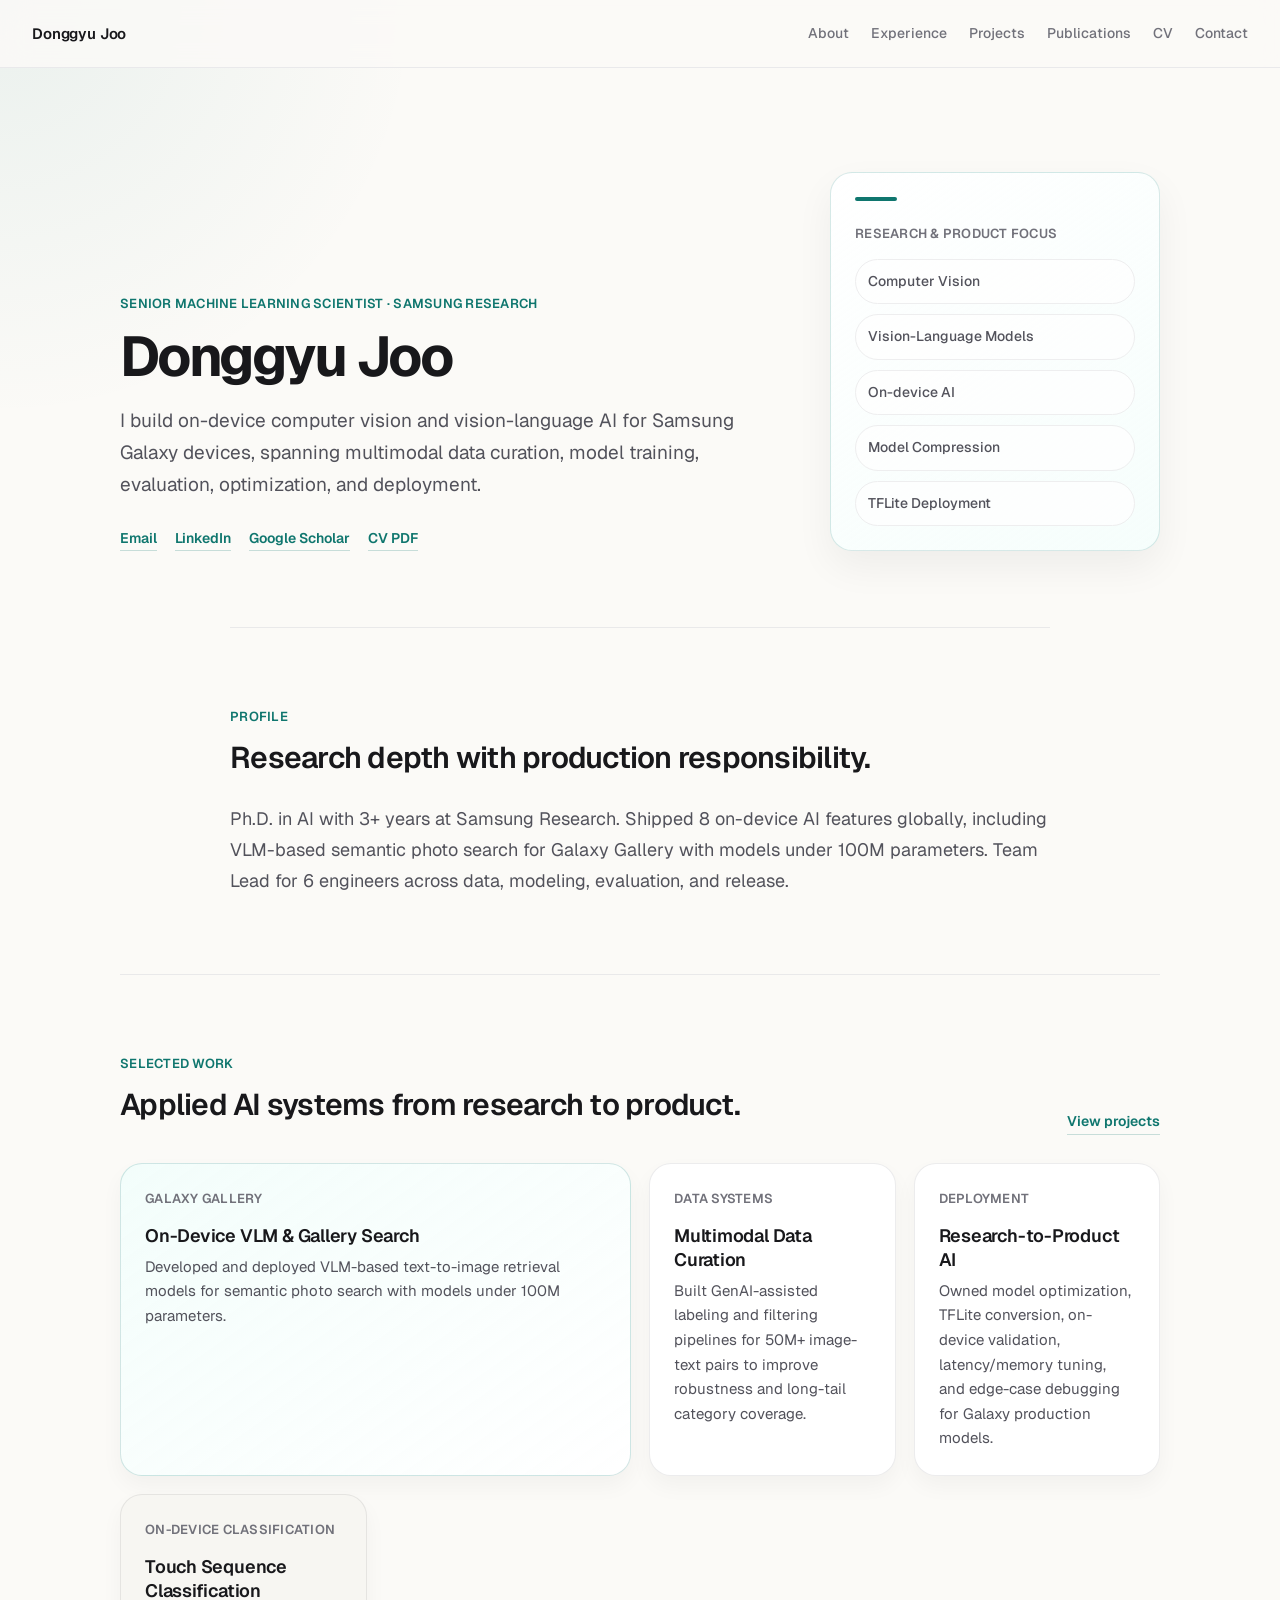
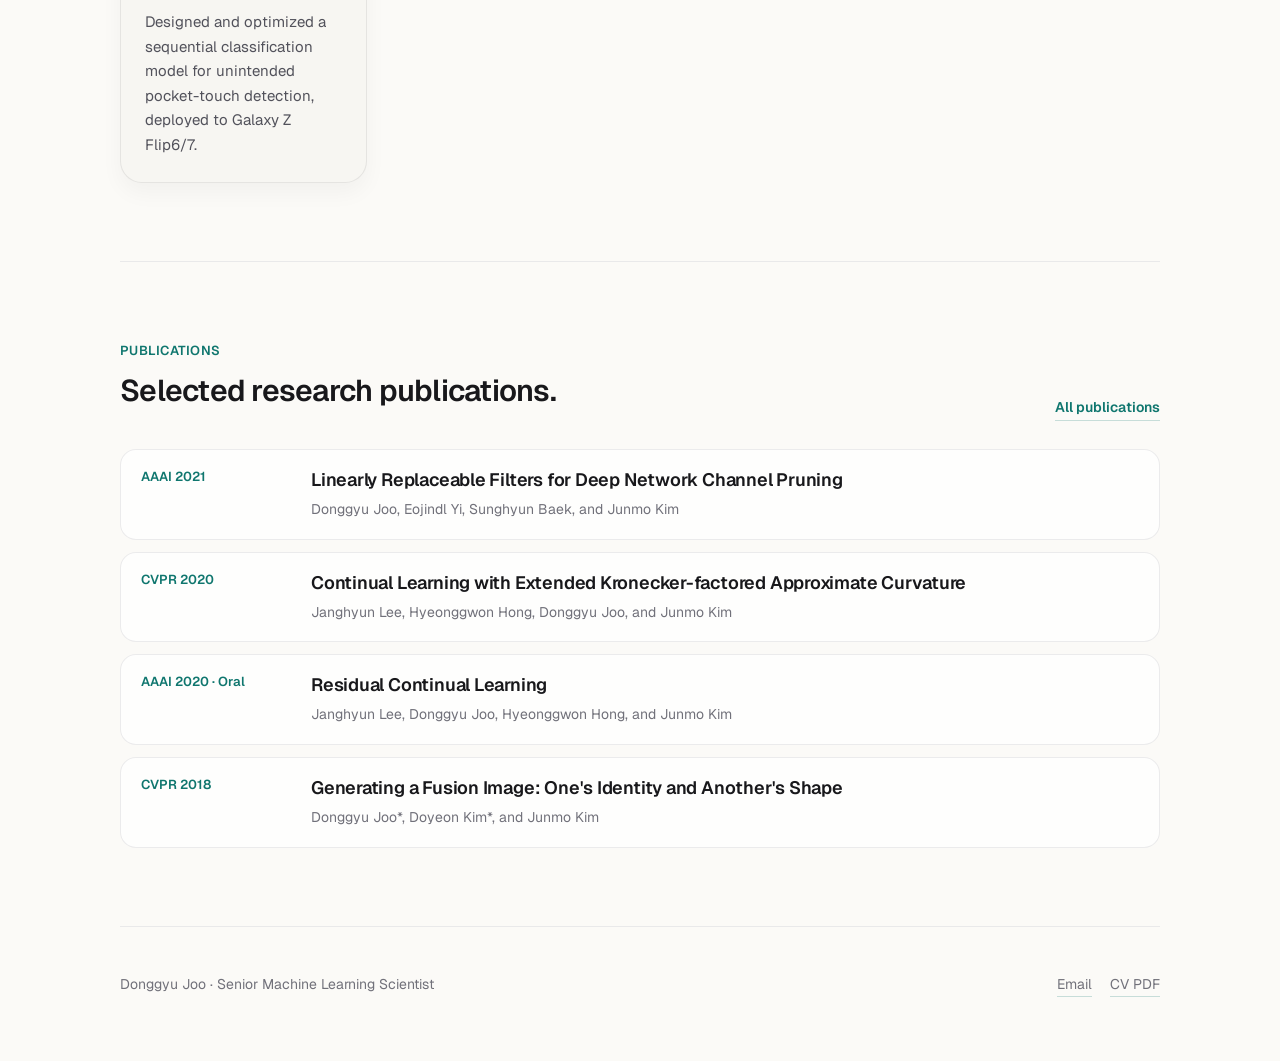
<file: index.html>
<!doctype html>
<html lang="en">
  <head>
    <meta charset="utf-8" />
    <meta name="viewport" content="width=device-width, initial-scale=1" />
    <title>Donggyu Joo</title>
    <meta
      name="description"
      content="Donggyu Joo, Senior Machine Learning Scientist at Samsung Research."
    />
    <link rel="preconnect" href="https://fonts.googleapis.com" />
    <link rel="preconnect" href="https://fonts.gstatic.com" crossorigin />
    <link
      href="https://fonts.googleapis.com/css2?family=Geist:wght@400;500;600;700&display=swap"
      rel="stylesheet"
    />
    <link rel="stylesheet" href="/styles.css" />
  </head>
  <body>
    <header class="site-nav">
      <a class="wordmark" href="/">Donggyu Joo</a>
      <nav aria-label="Primary navigation">
        <a href="/about/">About</a>
        <a href="/experience/">Experience</a>
        <a href="/projects/">Projects</a>
        <a href="/publications/">Publications</a>
        <a href="/cv/">CV</a>
        <a href="/contact/">Contact</a>
      </nav>
    </header>

    <main>
      <section class="hero page-shell">
        <div class="hero-copy">
          <p class="kicker">Senior Machine Learning Scientist · Samsung Research</p>
          <h1>Donggyu Joo</h1>
          <p class="hero-summary">
            I build on-device computer vision and vision-language AI for Samsung Galaxy devices,
            spanning multimodal data curation, model training, evaluation, optimization, and
            deployment.
          </p>
          <div class="text-links" aria-label="Profile links">
            <a href="mailto:jdg10126@gmail.com">Email</a>
            <a href="https://www.linkedin.com/in/donggyu-joo-a0a8ba22b/" target="_blank" rel="noopener">LinkedIn</a>
            <a href="https://scholar.google.com/scholar?q=Donggyu+Joo" target="_blank" rel="noopener">Google Scholar</a>
            <a href="/CV_DonggyuJoo.pdf" target="_blank" rel="noopener">CV PDF</a>
          </div>
        </div>

        <aside class="profile-card" aria-label="Profile summary">
          <p class="card-label">Research &amp; Product Focus</p>
          <ul class="focus-list">
            <li>Computer Vision</li>
            <li>Vision-Language Models</li>
            <li>On-device AI</li>
            <li>Model Compression</li>
            <li>TFLite Deployment</li>
          </ul>
        </aside>
      </section>

      <section class="section page-shell narrow">
        <div class="section-heading">
          <p class="kicker">Profile</p>
          <h2>Research depth with production responsibility.</h2>
        </div>
        <p class="lead-text">
          Ph.D. in AI with 3+ years at Samsung Research. Shipped 8 on-device AI features globally,
          including VLM-based semantic photo search for Galaxy Gallery with models under 100M
          parameters. Team Lead for 6 engineers across data, modeling, evaluation, and release.
        </p>
      </section>

      <section class="section page-shell">
        <div class="section-heading split-heading">
          <div>
            <p class="kicker">Selected Work</p>
            <h2>Applied AI systems from research to product.</h2>
          </div>
          <a class="subtle-link" href="/projects/">View projects</a>
        </div>
        <div class="project-grid">
          <article class="project-card">
            <p class="card-label">Galaxy Gallery</p>
            <h3>On-Device VLM &amp; Gallery Search</h3>
            <p>
              Developed and deployed VLM-based text-to-image retrieval models for semantic photo
              search with models under 100M parameters.
            </p>
          </article>
          <article class="project-card">
            <p class="card-label">Data Systems</p>
            <h3>Multimodal Data Curation</h3>
            <p>
              Built GenAI-assisted labeling and filtering pipelines for 50M+ image-text pairs to
              improve robustness and long-tail category coverage.
            </p>
          </article>
          <article class="project-card">
            <p class="card-label">Deployment</p>
            <h3>Research-to-Product AI</h3>
            <p>
              Owned model optimization, TFLite conversion, on-device validation, latency/memory
              tuning, and edge-case debugging for Galaxy production models.
            </p>
          </article>
          <article class="project-card quiet-card">
            <p class="card-label">On-device Classification</p>
            <h3>Touch Sequence Classification</h3>
            <p>
              Designed and optimized a sequential classification model for unintended pocket-touch
              detection, deployed to Galaxy Z Flip6/7.
            </p>
          </article>
        </div>
      </section>

      <section class="section page-shell">
        <div class="section-heading split-heading">
          <div>
            <p class="kicker">Publications</p>
            <h2>Selected research publications.</h2>
          </div>
          <a class="subtle-link" href="/publications/">All publications</a>
        </div>
        <div class="publication-rows">
          <article class="publication-row">
            <div class="pub-meta">AAAI 2021</div>
            <div>
              <h3>Linearly Replaceable Filters for Deep Network Channel Pruning</h3>
              <p>Donggyu Joo, Eojindl Yi, Sunghyun Baek, and Junmo Kim</p>
            </div>
          </article>
          <article class="publication-row">
            <div class="pub-meta">CVPR 2020</div>
            <div>
              <h3>Continual Learning with Extended Kronecker-factored Approximate Curvature</h3>
              <p>Janghyun Lee, Hyeonggwon Hong, Donggyu Joo, and Junmo Kim</p>
            </div>
          </article>
          <article class="publication-row">
            <div class="pub-meta">AAAI 2020 · Oral</div>
            <div>
              <h3>Residual Continual Learning</h3>
              <p>Janghyun Lee, Donggyu Joo, Hyeonggwon Hong, and Junmo Kim</p>
            </div>
          </article>
          <article class="publication-row">
            <div class="pub-meta">CVPR 2018</div>
            <div>
              <h3>Generating a Fusion Image: One's Identity and Another's Shape</h3>
              <p>Donggyu Joo*, Doyeon Kim*, and Junmo Kim</p>
            </div>
          </article>
        </div>
      </section>
    </main>

    <footer class="footer page-shell">
      <p>Donggyu Joo · Senior Machine Learning Scientist</p>
      <div>
        <a href="mailto:jdg10126@gmail.com">Email</a>
        <a href="/CV_DonggyuJoo.pdf" target="_blank" rel="noopener">CV PDF</a>
      </div>
    </footer>
  </body>
</html>
</file>
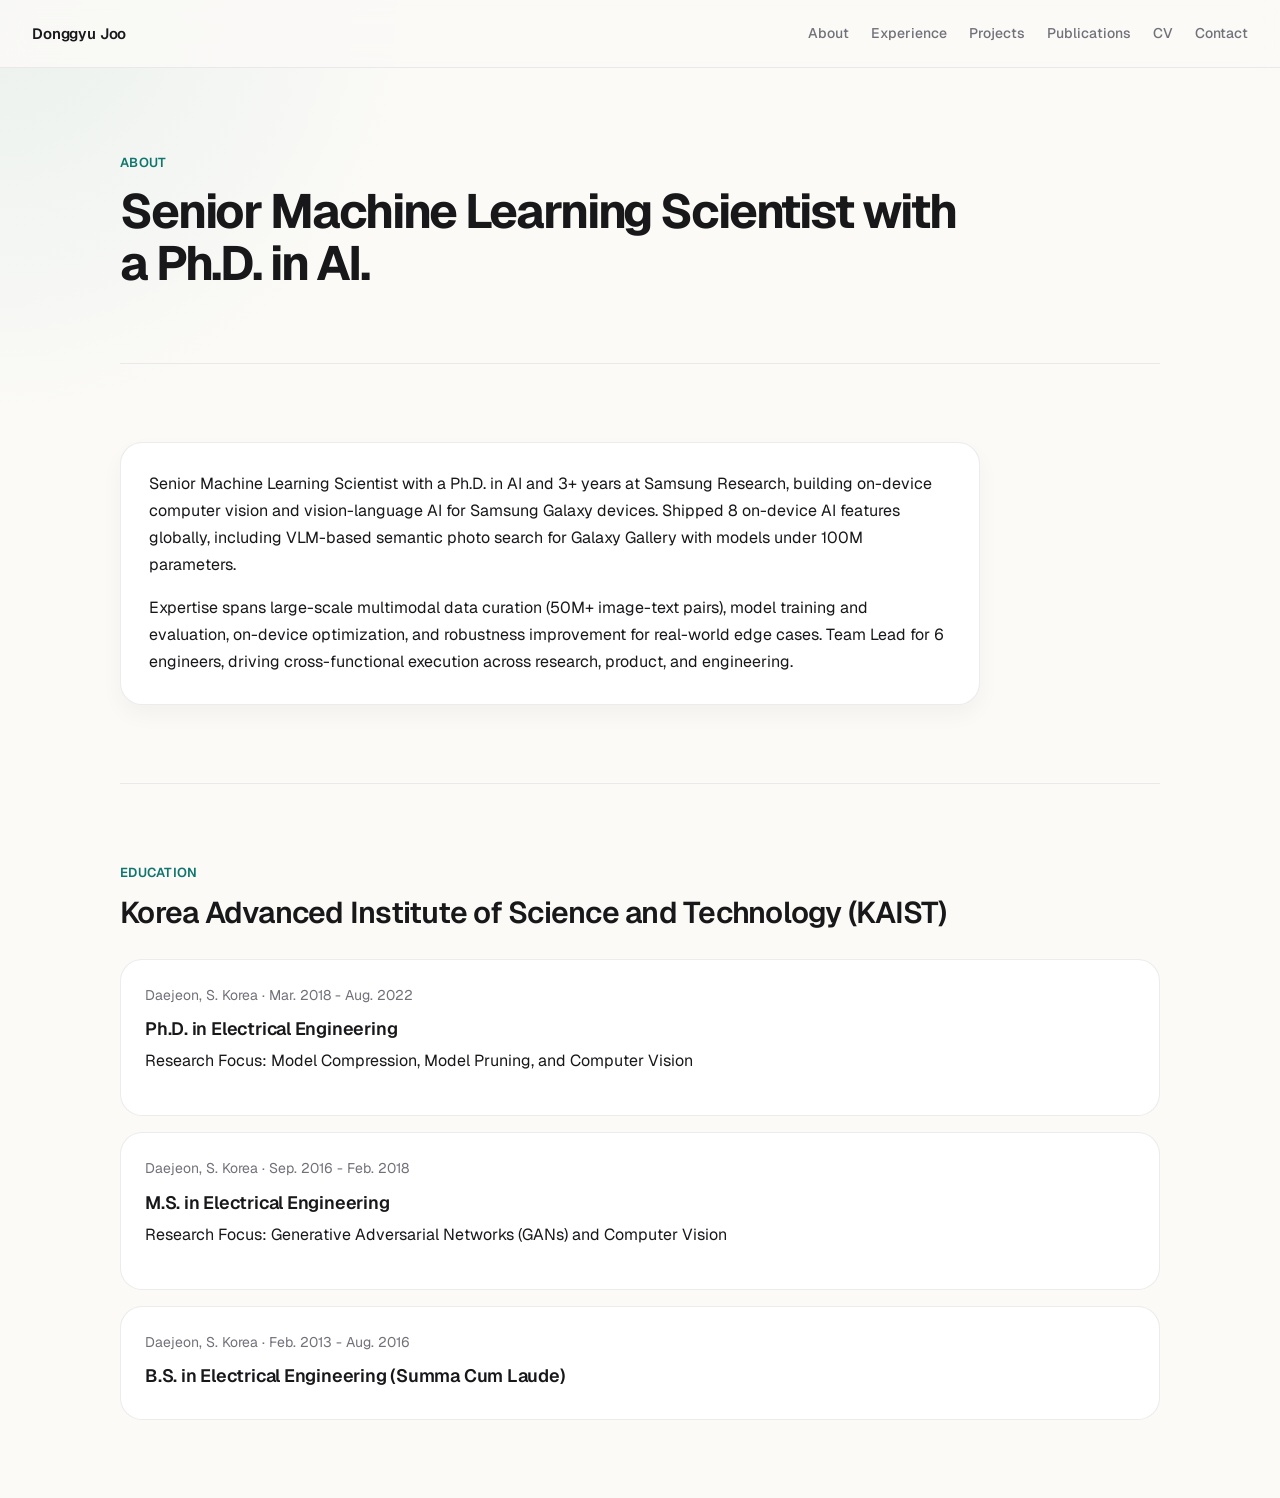
<file: about/index.html>
<!doctype html>
<html lang="en">
  <head>
    <meta charset="utf-8" />
    <meta name="viewport" content="width=device-width, initial-scale=1" />
    <title>About | Donggyu Joo</title>
    <link rel="stylesheet" href="/styles.css" />
  </head>
  <body>
    <header class="site-nav">
      <a class="wordmark" href="/">Donggyu Joo</a>
      <nav aria-label="Primary navigation">
        <a href="/about/">About</a><a href="/experience/">Experience</a><a href="/projects/">Projects</a><a href="/publications/">Publications</a><a href="/cv/">CV</a><a href="/contact/">Contact</a>
      </nav>
    </header>
    <main class="page-shell">
      <section class="page-title">
        <p class="kicker">About</p>
        <h1>Senior Machine Learning Scientist with a Ph.D. in AI.</h1>
      </section>
      <section class="section">
        <div class="content-panel">
          <p>
            Senior Machine Learning Scientist with a Ph.D. in AI and 3+ years at Samsung Research,
            building on-device computer vision and vision-language AI for Samsung Galaxy devices.
            Shipped 8 on-device AI features globally, including VLM-based semantic photo search for
            Galaxy Gallery with models under 100M parameters.
          </p>
          <p>
            Expertise spans large-scale multimodal data curation (50M+ image-text pairs), model
            training and evaluation, on-device optimization, and robustness improvement for
            real-world edge cases. Team Lead for 6 engineers, driving cross-functional execution
            across research, product, and engineering.
          </p>
        </div>
      </section>
      <section class="section">
        <div class="section-heading">
          <p class="kicker">Education</p>
          <h2>Korea Advanced Institute of Science and Technology (KAIST)</h2>
        </div>
        <div class="detail-list">
          <article class="detail-item">
            <p class="meta-line">Daejeon, S. Korea · Mar. 2018 - Aug. 2022</p>
            <h3>Ph.D. in Electrical Engineering</h3>
            <p>Research Focus: Model Compression, Model Pruning, and Computer Vision</p>
          </article>
          <article class="detail-item">
            <p class="meta-line">Daejeon, S. Korea · Sep. 2016 - Feb. 2018</p>
            <h3>M.S. in Electrical Engineering</h3>
            <p>Research Focus: Generative Adversarial Networks (GANs) and Computer Vision</p>
          </article>
          <article class="detail-item">
            <p class="meta-line">Daejeon, S. Korea · Feb. 2013 - Aug. 2016</p>
            <h3>B.S. in Electrical Engineering (Summa Cum Laude)</h3>
          </article>
        </div>
      </section>
    </main>
  </body>
</html>
</file>
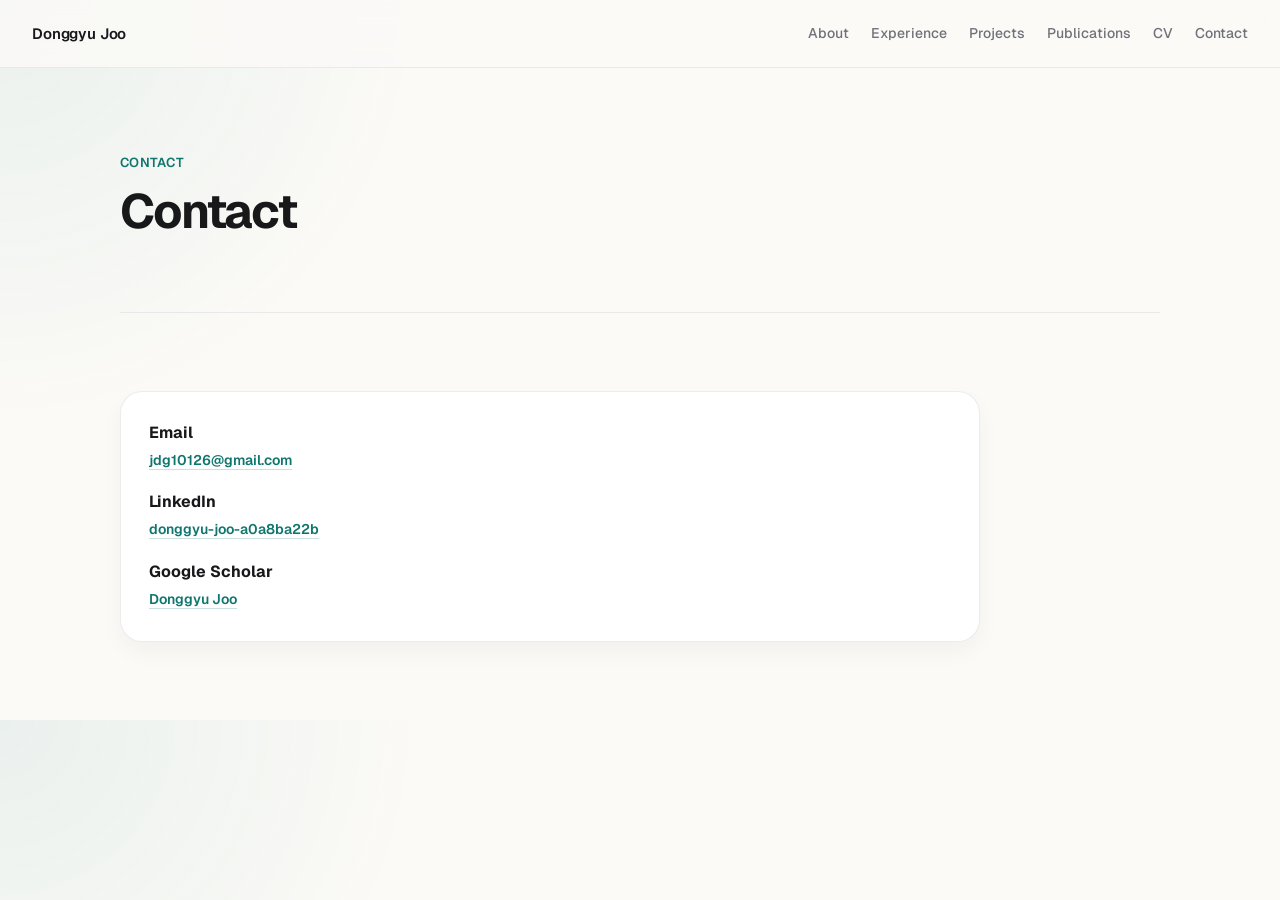
<file: contact/index.html>
<!doctype html>
<html lang="en">
  <head>
    <meta charset="utf-8" />
    <meta name="viewport" content="width=device-width, initial-scale=1" />
    <title>Contact | Donggyu Joo</title>
    <link rel="stylesheet" href="/styles.css" />
  </head>
  <body>
    <header class="site-nav">
      <a class="wordmark" href="/">Donggyu Joo</a>
      <nav aria-label="Primary navigation">
        <a href="/about/">About</a><a href="/experience/">Experience</a><a href="/projects/">Projects</a><a href="/publications/">Publications</a><a href="/cv/">CV</a><a href="/contact/">Contact</a>
      </nav>
    </header>
    <main class="page-shell">
      <section class="page-title">
        <p class="kicker">Contact</p>
        <h1>Contact</h1>
      </section>
      <section class="section">
        <div class="content-panel">
          <p><strong>Email</strong><br /><a class="subtle-link" href="mailto:jdg10126@gmail.com">jdg10126@gmail.com</a></p>
          <p><strong>LinkedIn</strong><br /><a class="subtle-link" href="https://www.linkedin.com/in/donggyu-joo-a0a8ba22b/" target="_blank" rel="noopener">donggyu-joo-a0a8ba22b</a></p>
          <p><strong>Google Scholar</strong><br /><a class="subtle-link" href="https://scholar.google.com/scholar?q=Donggyu+Joo" target="_blank" rel="noopener">Donggyu Joo</a></p>
        </div>
      </section>
    </main>
  </body>
</html>
</file>
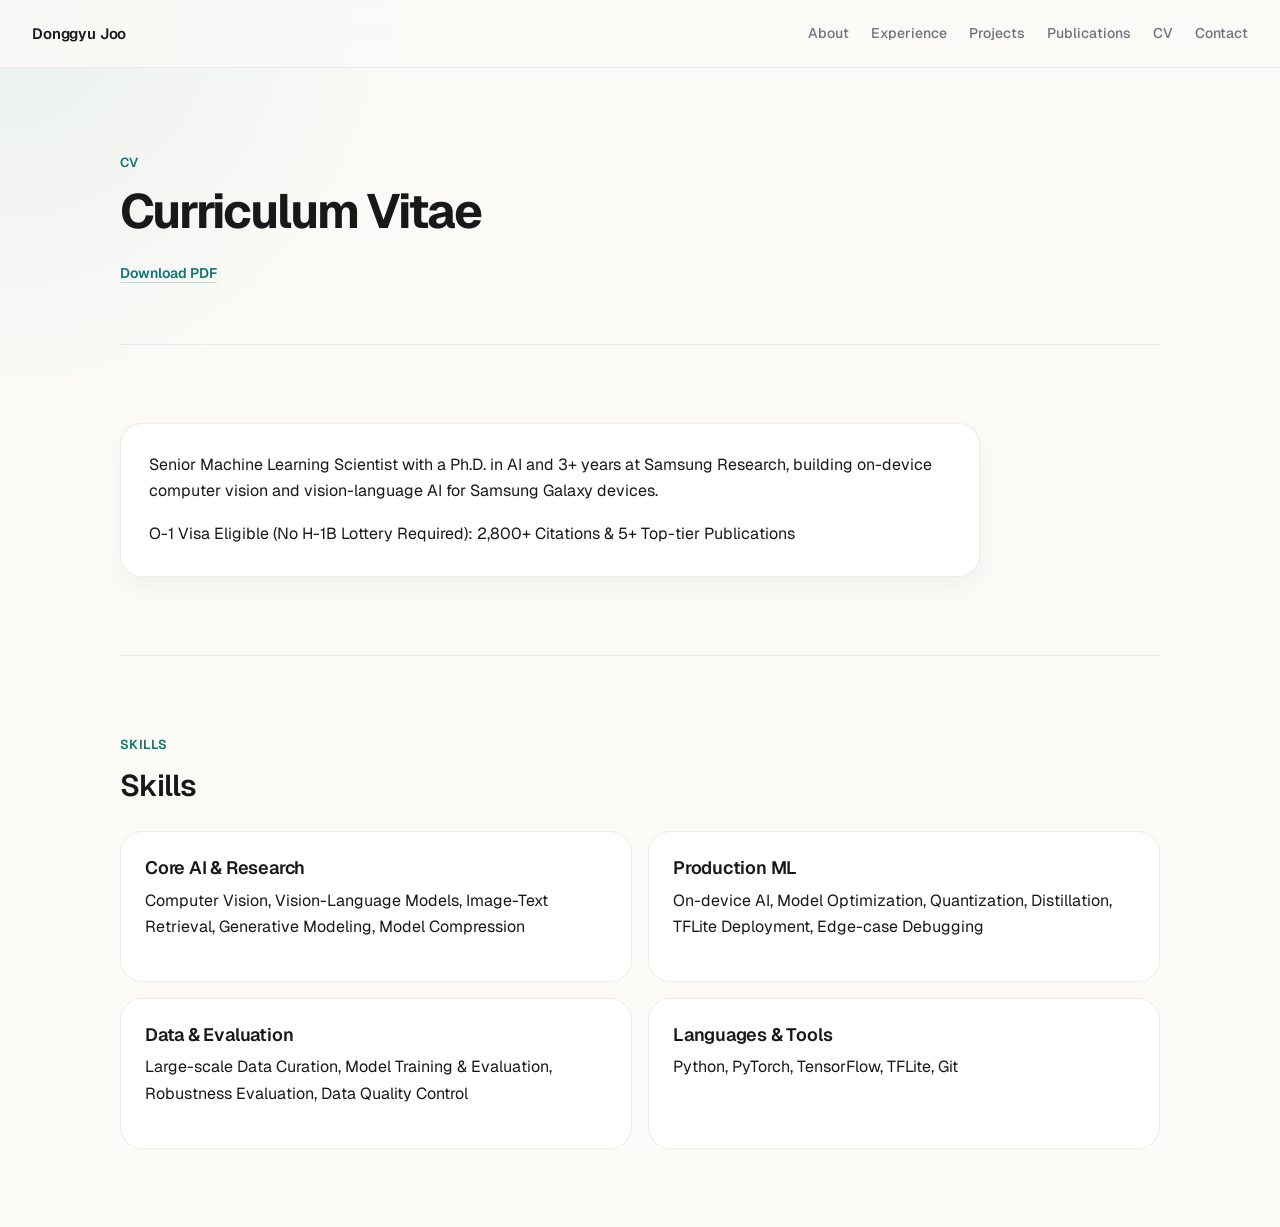
<file: cv/index.html>
<!doctype html>
<html lang="en">
  <head>
    <meta charset="utf-8" />
    <meta name="viewport" content="width=device-width, initial-scale=1" />
    <title>CV | Donggyu Joo</title>
    <link rel="stylesheet" href="/styles.css" />
  </head>
  <body>
    <header class="site-nav">
      <a class="wordmark" href="/">Donggyu Joo</a>
      <nav aria-label="Primary navigation">
        <a href="/about/">About</a><a href="/experience/">Experience</a><a href="/projects/">Projects</a><a href="/publications/">Publications</a><a href="/cv/">CV</a><a href="/contact/">Contact</a>
      </nav>
    </header>
    <main class="page-shell">
      <section class="page-title">
        <p class="kicker">CV</p>
        <h1>Curriculum Vitae</h1>
        <p class="hero-summary"><a class="subtle-link" href="/CV_DonggyuJoo.pdf" target="_blank" rel="noopener">Download PDF</a></p>
      </section>
      <section class="section">
        <div class="content-panel">
          <p>Senior Machine Learning Scientist with a Ph.D. in AI and 3+ years at Samsung Research, building on-device computer vision and vision-language AI for Samsung Galaxy devices.</p>
          <p>O-1 Visa Eligible (No H-1B Lottery Required): 2,800+ Citations &amp; 5+ Top-tier Publications</p>
        </div>
      </section>
      <section class="section">
        <div class="section-heading"><p class="kicker">Skills</p><h2>Skills</h2></div>
        <div class="two-col-list">
          <article class="detail-item"><h3>Core AI &amp; Research</h3><p>Computer Vision, Vision-Language Models, Image-Text Retrieval, Generative Modeling, Model Compression</p></article>
          <article class="detail-item"><h3>Production ML</h3><p>On-device AI, Model Optimization, Quantization, Distillation, TFLite Deployment, Edge-case Debugging</p></article>
          <article class="detail-item"><h3>Data &amp; Evaluation</h3><p>Large-scale Data Curation, Model Training &amp; Evaluation, Robustness Evaluation, Data Quality Control</p></article>
          <article class="detail-item"><h3>Languages &amp; Tools</h3><p>Python, PyTorch, TensorFlow, TFLite, Git</p></article>
        </div>
      </section>
    </main>
  </body>
</html>
</file>
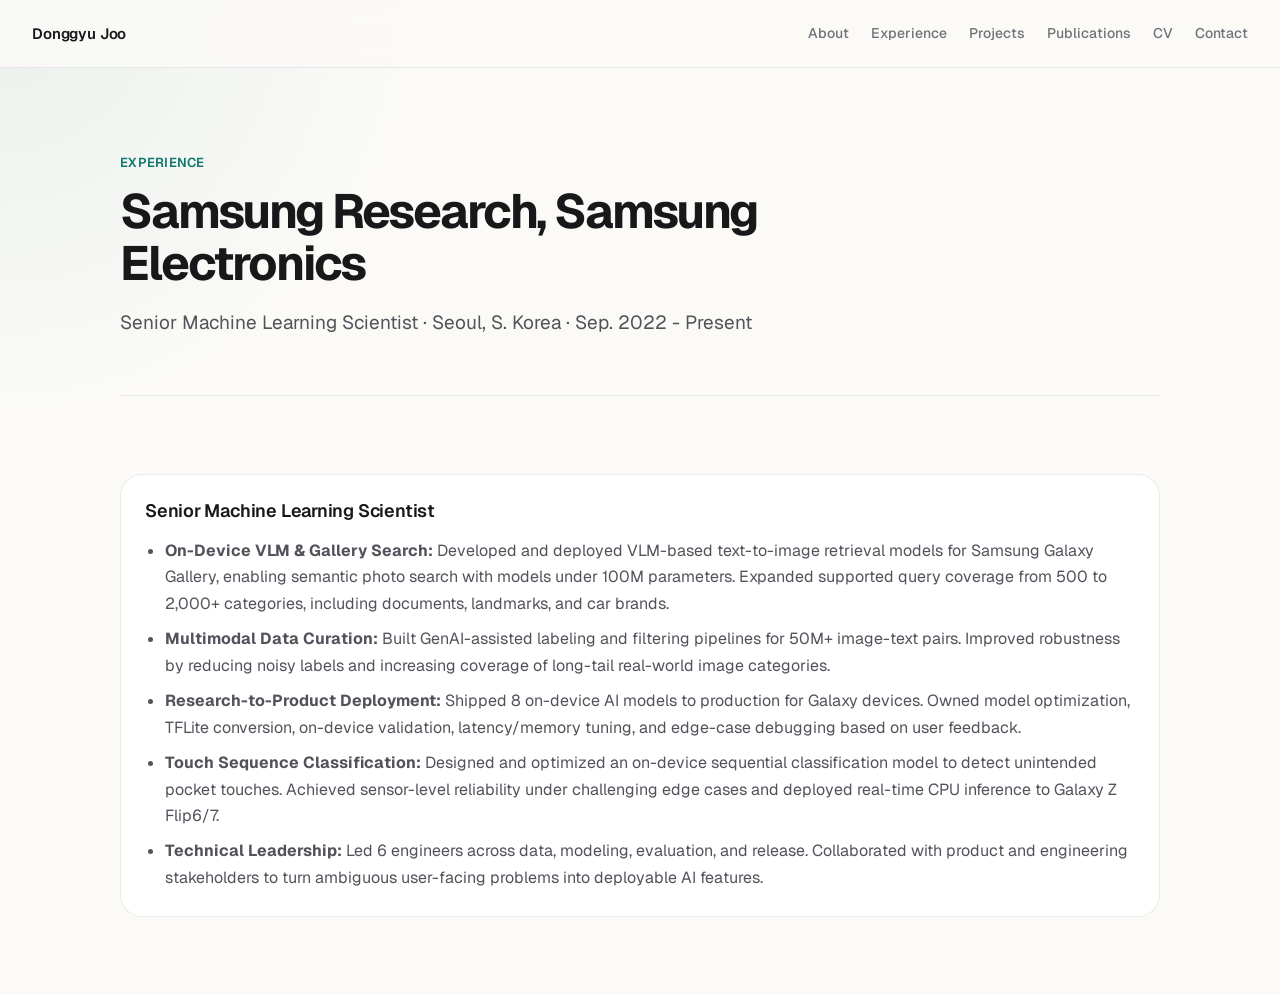
<file: experience/index.html>
<!doctype html>
<html lang="en">
  <head>
    <meta charset="utf-8" />
    <meta name="viewport" content="width=device-width, initial-scale=1" />
    <title>Experience | Donggyu Joo</title>
    <link rel="stylesheet" href="/styles.css" />
  </head>
  <body>
    <header class="site-nav">
      <a class="wordmark" href="/">Donggyu Joo</a>
      <nav aria-label="Primary navigation">
        <a href="/about/">About</a><a href="/experience/">Experience</a><a href="/projects/">Projects</a><a href="/publications/">Publications</a><a href="/cv/">CV</a><a href="/contact/">Contact</a>
      </nav>
    </header>
    <main class="page-shell">
      <section class="page-title">
        <p class="kicker">Experience</p>
        <h1>Samsung Research, Samsung Electronics</h1>
        <p class="hero-summary">Senior Machine Learning Scientist · Seoul, S. Korea · Sep. 2022 - Present</p>
      </section>
      <section class="section">
        <article class="detail-item">
          <h3>Senior Machine Learning Scientist</h3>
          <ul>
            <li><strong>On-Device VLM &amp; Gallery Search:</strong> Developed and deployed VLM-based text-to-image retrieval models for Samsung Galaxy Gallery, enabling semantic photo search with models under 100M parameters. Expanded supported query coverage from 500 to 2,000+ categories, including documents, landmarks, and car brands.</li>
            <li><strong>Multimodal Data Curation:</strong> Built GenAI-assisted labeling and filtering pipelines for 50M+ image-text pairs. Improved robustness by reducing noisy labels and increasing coverage of long-tail real-world image categories.</li>
            <li><strong>Research-to-Product Deployment:</strong> Shipped 8 on-device AI models to production for Galaxy devices. Owned model optimization, TFLite conversion, on-device validation, latency/memory tuning, and edge-case debugging based on user feedback.</li>
            <li><strong>Touch Sequence Classification:</strong> Designed and optimized an on-device sequential classification model to detect unintended pocket touches. Achieved sensor-level reliability under challenging edge cases and deployed real-time CPU inference to Galaxy Z Flip6/7.</li>
            <li><strong>Technical Leadership:</strong> Led 6 engineers across data, modeling, evaluation, and release. Collaborated with product and engineering stakeholders to turn ambiguous user-facing problems into deployable AI features.</li>
          </ul>
        </article>
      </section>
    </main>
  </body>
</html>
</file>
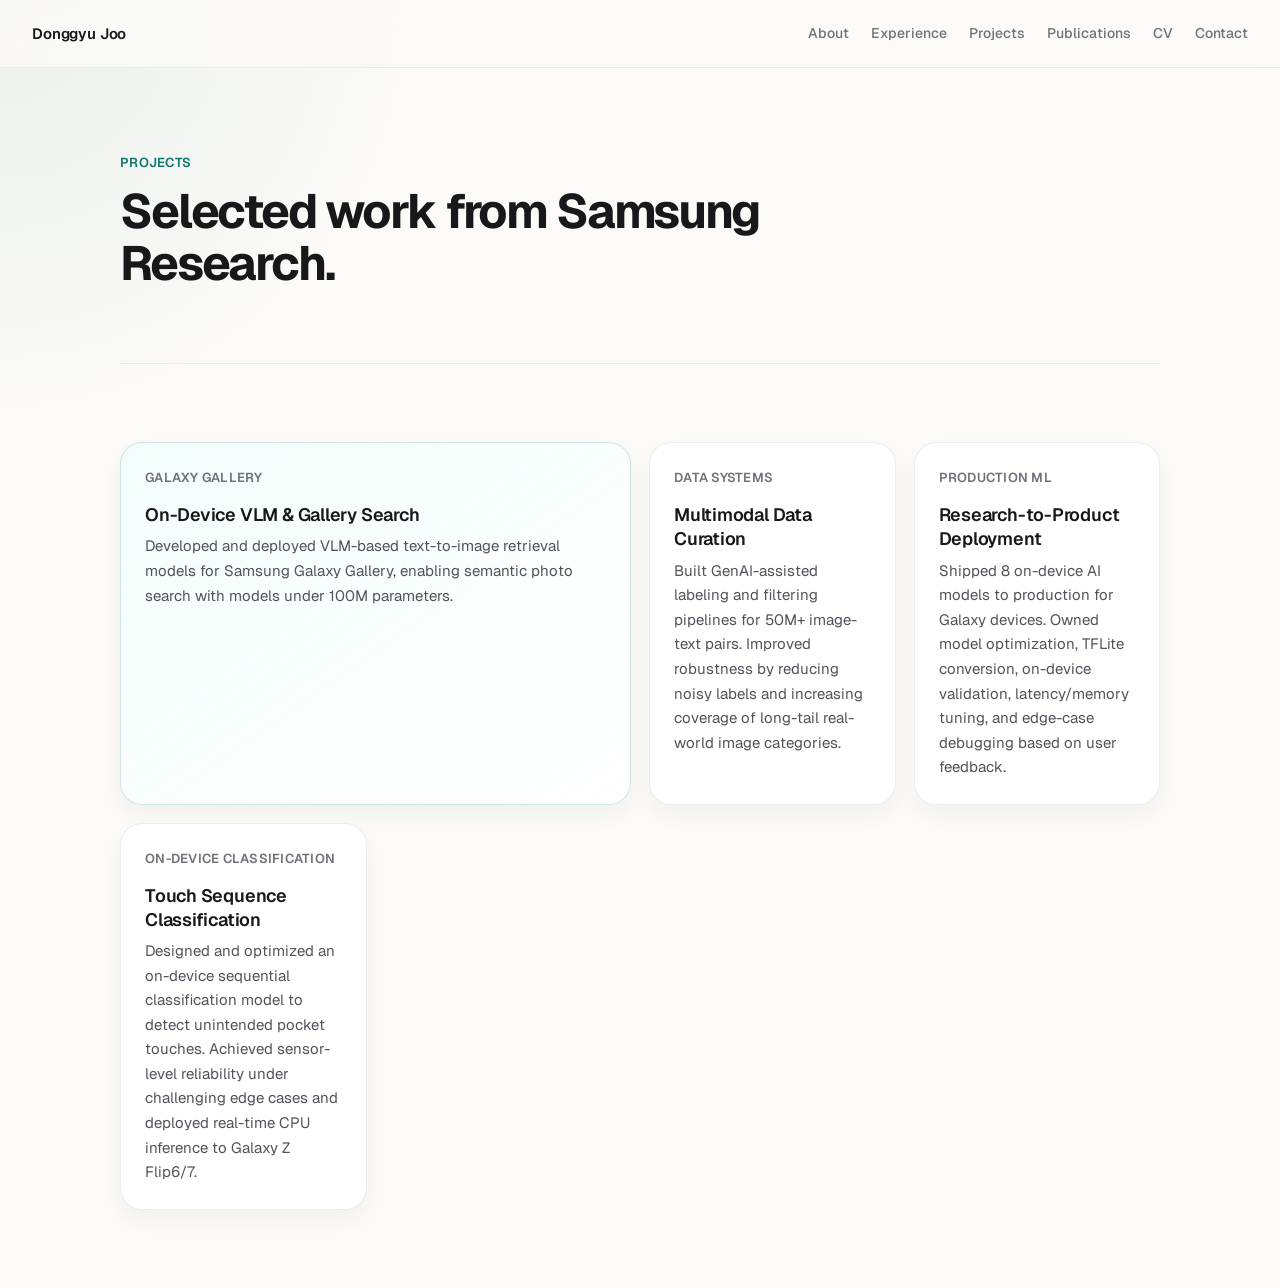
<file: projects/index.html>
<!doctype html>
<html lang="en">
  <head>
    <meta charset="utf-8" />
    <meta name="viewport" content="width=device-width, initial-scale=1" />
    <title>Projects | Donggyu Joo</title>
    <link rel="stylesheet" href="/styles.css" />
  </head>
  <body>
    <header class="site-nav">
      <a class="wordmark" href="/">Donggyu Joo</a>
      <nav aria-label="Primary navigation">
        <a href="/about/">About</a><a href="/experience/">Experience</a><a href="/projects/">Projects</a><a href="/publications/">Publications</a><a href="/cv/">CV</a><a href="/contact/">Contact</a>
      </nav>
    </header>
    <main class="page-shell">
      <section class="page-title">
        <p class="kicker">Projects</p>
        <h1>Selected work from Samsung Research.</h1>
      </section>
      <section class="section">
        <div class="project-grid">
          <article class="project-card">
            <p class="card-label">Galaxy Gallery</p>
            <h3>On-Device VLM &amp; Gallery Search</h3>
            <p>Developed and deployed VLM-based text-to-image retrieval models for Samsung Galaxy Gallery, enabling semantic photo search with models under 100M parameters.</p>
          </article>
          <article class="project-card">
            <p class="card-label">Data Systems</p>
            <h3>Multimodal Data Curation</h3>
            <p>Built GenAI-assisted labeling and filtering pipelines for 50M+ image-text pairs. Improved robustness by reducing noisy labels and increasing coverage of long-tail real-world image categories.</p>
          </article>
          <article class="project-card">
            <p class="card-label">Production ML</p>
            <h3>Research-to-Product Deployment</h3>
            <p>Shipped 8 on-device AI models to production for Galaxy devices. Owned model optimization, TFLite conversion, on-device validation, latency/memory tuning, and edge-case debugging based on user feedback.</p>
          </article>
          <article class="project-card">
            <p class="card-label">On-device Classification</p>
            <h3>Touch Sequence Classification</h3>
            <p>Designed and optimized an on-device sequential classification model to detect unintended pocket touches. Achieved sensor-level reliability under challenging edge cases and deployed real-time CPU inference to Galaxy Z Flip6/7.</p>
          </article>
        </div>
      </section>
    </main>
  </body>
</html>
</file>
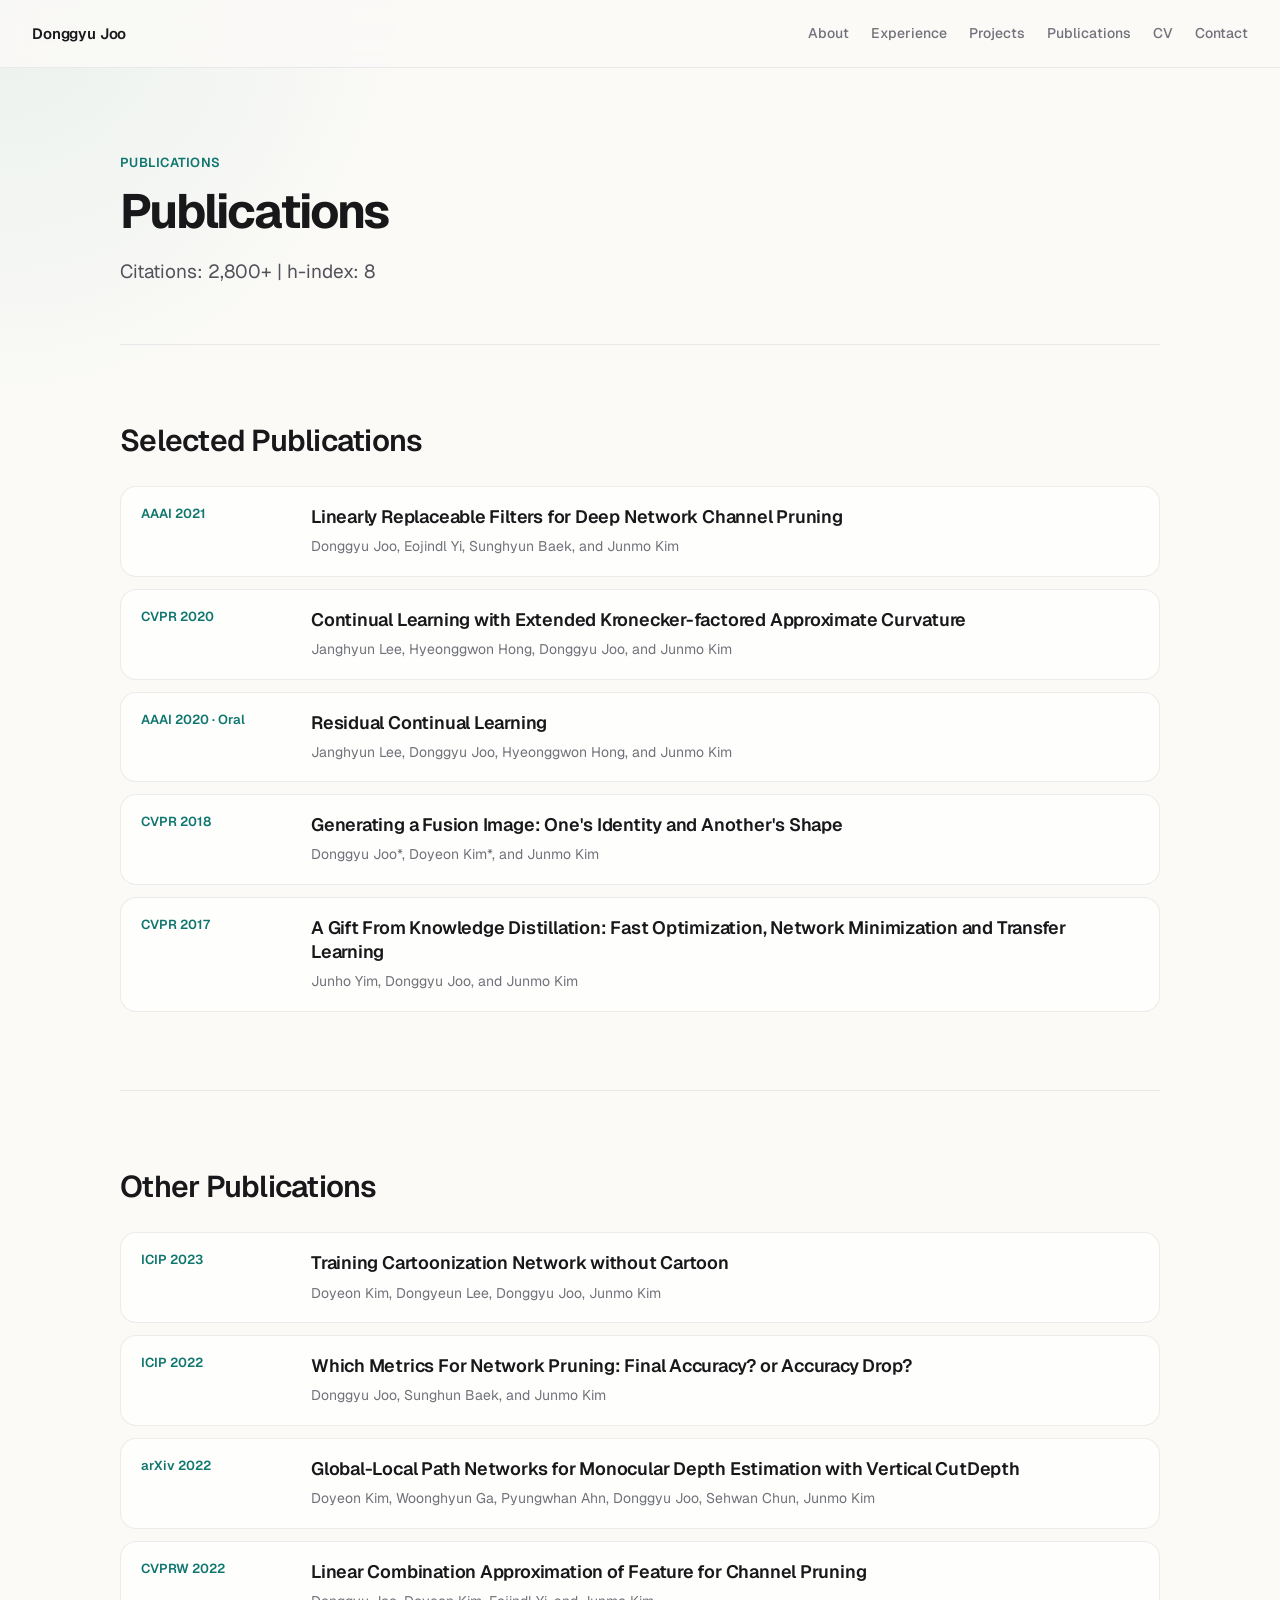
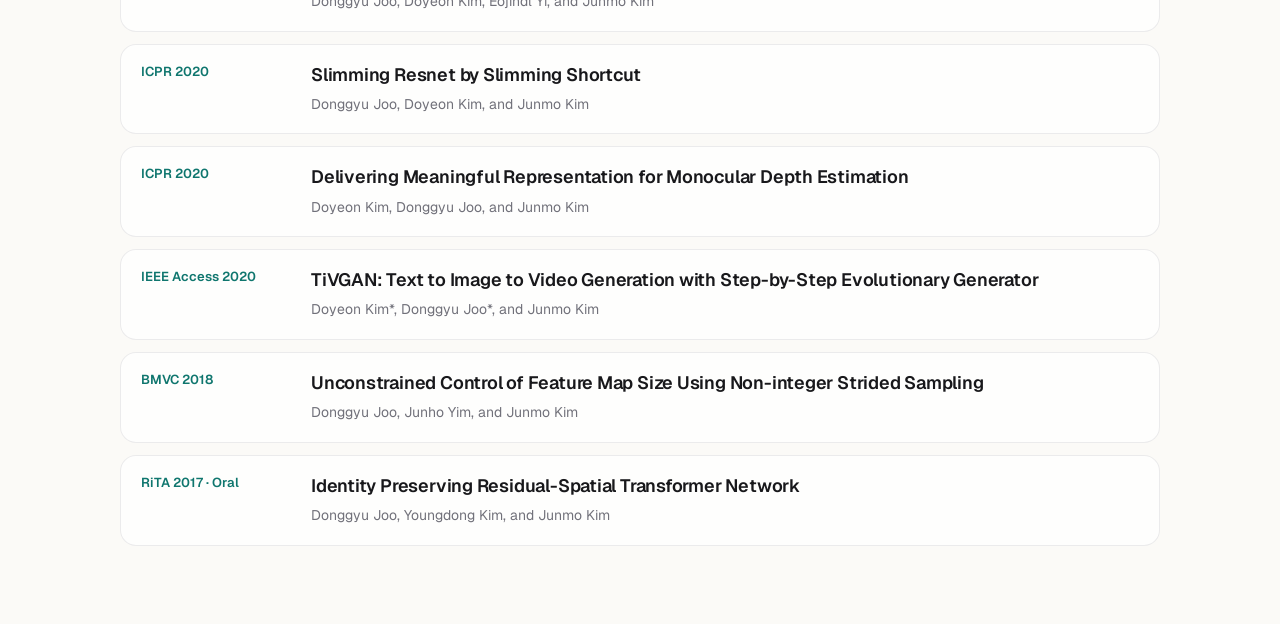
<file: publications/index.html>
<!doctype html>
<html lang="en">
  <head>
    <meta charset="utf-8" />
    <meta name="viewport" content="width=device-width, initial-scale=1" />
    <title>Publications | Donggyu Joo</title>
    <link rel="stylesheet" href="/styles.css" />
  </head>
  <body>
    <header class="site-nav">
      <a class="wordmark" href="/">Donggyu Joo</a>
      <nav aria-label="Primary navigation">
        <a href="/about/">About</a><a href="/experience/">Experience</a><a href="/projects/">Projects</a><a href="/publications/">Publications</a><a href="/cv/">CV</a><a href="/contact/">Contact</a>
      </nav>
    </header>
    <main class="page-shell">
      <section class="page-title">
        <p class="kicker">Publications</p>
        <h1>Publications</h1>
        <p class="hero-summary">Citations: 2,800+ | h-index: 8</p>
      </section>
      <section class="section">
        <div class="section-heading"><h2>Selected Publications</h2></div>
        <div class="publication-rows">
          <article class="publication-row"><div class="pub-meta">AAAI 2021</div><div><h3>Linearly Replaceable Filters for Deep Network Channel Pruning</h3><p>Donggyu Joo, Eojindl Yi, Sunghyun Baek, and Junmo Kim</p></div></article>
          <article class="publication-row"><div class="pub-meta">CVPR 2020</div><div><h3>Continual Learning with Extended Kronecker-factored Approximate Curvature</h3><p>Janghyun Lee, Hyeonggwon Hong, Donggyu Joo, and Junmo Kim</p></div></article>
          <article class="publication-row"><div class="pub-meta">AAAI 2020 · Oral</div><div><h3>Residual Continual Learning</h3><p>Janghyun Lee, Donggyu Joo, Hyeonggwon Hong, and Junmo Kim</p></div></article>
          <article class="publication-row"><div class="pub-meta">CVPR 2018</div><div><h3>Generating a Fusion Image: One's Identity and Another's Shape</h3><p>Donggyu Joo*, Doyeon Kim*, and Junmo Kim</p></div></article>
          <article class="publication-row"><div class="pub-meta">CVPR 2017</div><div><h3>A Gift From Knowledge Distillation: Fast Optimization, Network Minimization and Transfer Learning</h3><p>Junho Yim, Donggyu Joo, and Junmo Kim</p></div></article>
        </div>
      </section>
      <section class="section">
        <div class="section-heading"><h2>Other Publications</h2></div>
        <div class="publication-rows">
          <article class="publication-row"><div class="pub-meta">ICIP 2023</div><div><h3>Training Cartoonization Network without Cartoon</h3><p>Doyeon Kim, Dongyeun Lee, Donggyu Joo, Junmo Kim</p></div></article>
          <article class="publication-row"><div class="pub-meta">ICIP 2022</div><div><h3>Which Metrics For Network Pruning: Final Accuracy? or Accuracy Drop?</h3><p>Donggyu Joo, Sunghun Baek, and Junmo Kim</p></div></article>
          <article class="publication-row"><div class="pub-meta">arXiv 2022</div><div><h3>Global-Local Path Networks for Monocular Depth Estimation with Vertical CutDepth</h3><p>Doyeon Kim, Woonghyun Ga, Pyungwhan Ahn, Donggyu Joo, Sehwan Chun, Junmo Kim</p></div></article>
          <article class="publication-row"><div class="pub-meta">CVPRW 2022</div><div><h3>Linear Combination Approximation of Feature for Channel Pruning</h3><p>Donggyu Joo, Doyeon Kim, Eojindl Yi, and Junmo Kim</p></div></article>
          <article class="publication-row"><div class="pub-meta">ICPR 2020</div><div><h3>Slimming Resnet by Slimming Shortcut</h3><p>Donggyu Joo, Doyeon Kim, and Junmo Kim</p></div></article>
          <article class="publication-row"><div class="pub-meta">ICPR 2020</div><div><h3>Delivering Meaningful Representation for Monocular Depth Estimation</h3><p>Doyeon Kim, Donggyu Joo, and Junmo Kim</p></div></article>
          <article class="publication-row"><div class="pub-meta">IEEE Access 2020</div><div><h3>TiVGAN: Text to Image to Video Generation with Step-by-Step Evolutionary Generator</h3><p>Doyeon Kim*, Donggyu Joo*, and Junmo Kim</p></div></article>
          <article class="publication-row"><div class="pub-meta">BMVC 2018</div><div><h3>Unconstrained Control of Feature Map Size Using Non-integer Strided Sampling</h3><p>Donggyu Joo, Junho Yim, and Junmo Kim</p></div></article>
          <article class="publication-row"><div class="pub-meta">RiTA 2017 · Oral</div><div><h3>Identity Preserving Residual-Spatial Transformer Network</h3><p>Donggyu Joo, Youngdong Kim, and Junmo Kim</p></div></article>
        </div>
      </section>
    </main>
  </body>
</html>
</file>
<file: styles.css>
@import url("https://fonts.googleapis.com/css2?family=Geist:wght@400;500;600;700&display=swap");

:root {
  --bg: #fbfaf7;
  --surface: #ffffff;
  --surface-soft: #f7f6f2;
  --text: #18181b;
  --text-soft: #52525b;
  --muted: #71717a;
  --border: #e4e4e7;
  --border-soft: #eeeeef;
  --accent: #0f766e;
  --accent-soft: #f0fdfa;
  --accent-border: #99f6e4;
  --shadow: 0 16px 38px rgba(24, 24, 27, 0.055);
  --shadow-light: 0 10px 22px rgba(24, 24, 27, 0.04);
  --radius: 22px;
  --radius-sm: 16px;
  --shell: 1040px;
  --text-width: 820px;
}

* {
  box-sizing: border-box;
}

html {
  scroll-behavior: smooth;
}

body {
  margin: 0;
  background:
    radial-gradient(circle at top left, rgba(15, 118, 110, 0.07), transparent 420px),
    var(--bg);
  color: var(--text);
  font-family: Geist, Inter, system-ui, -apple-system, BlinkMacSystemFont, "Segoe UI", sans-serif;
  font-size: 16px;
  line-height: 1.68;
}

a {
  color: inherit;
  text-decoration: none;
}

a:focus-visible {
  outline: 3px solid rgba(15, 118, 110, 0.28);
  outline-offset: 4px;
  border-radius: 8px;
}

.page-shell {
  width: min(var(--shell), calc(100% - 48px));
  margin-inline: auto;
}

.narrow {
  max-width: var(--text-width);
}

.site-nav {
  position: sticky;
  top: 0;
  z-index: 10;
  display: flex;
  align-items: center;
  justify-content: space-between;
  gap: 32px;
  min-height: 68px;
  padding: 0 32px;
  border-bottom: 1px solid rgba(228, 228, 231, 0.76);
  background: rgba(251, 250, 247, 0.86);
  backdrop-filter: blur(14px);
}

.wordmark {
  color: var(--text);
  font-size: 15px;
  font-weight: 600;
  letter-spacing: -0.01em;
}

.site-nav nav {
  display: flex;
  align-items: center;
  gap: 22px;
  color: var(--muted);
  font-size: 14px;
  font-weight: 500;
}

.site-nav nav a {
  transition: color 180ms ease-out;
}

.site-nav nav a:hover {
  color: var(--accent);
}

.hero {
  display: grid;
  grid-template-columns: minmax(0, 1fr) 330px;
  gap: 64px;
  align-items: end;
  padding: 104px 0 76px;
}

.kicker {
  margin: 0 0 12px;
  color: var(--accent);
  font-size: 13px;
  font-weight: 600;
  letter-spacing: 0.02em;
  text-transform: uppercase;
}

h1,
h2,
h3,
p {
  margin-top: 0;
}

h1 {
  margin-bottom: 18px;
  color: var(--text);
  font-size: clamp(44px, 7vw, 56px);
  font-weight: 700;
  letter-spacing: -0.045em;
  line-height: 1.08;
}

h2 {
  margin-bottom: 12px;
  color: var(--text);
  font-size: clamp(25px, 3.5vw, 30px);
  font-weight: 600;
  letter-spacing: -0.025em;
  line-height: 1.18;
}

h3 {
  margin-bottom: 7px;
  color: var(--text);
  font-size: 18px;
  font-weight: 600;
  letter-spacing: -0.012em;
  line-height: 1.34;
}

.hero-summary {
  max-width: 690px;
  margin-bottom: 0;
  color: var(--text-soft);
  font-size: 19px;
  line-height: 1.68;
}

.text-links {
  display: flex;
  flex-wrap: wrap;
  gap: 12px 18px;
  margin-top: 26px;
  color: var(--accent);
  font-size: 14px;
  font-weight: 600;
}

.text-links a,
.subtle-link,
.footer a {
  border-bottom: 1px solid rgba(15, 118, 110, 0.22);
  transition:
    color 180ms ease-out,
    border-color 180ms ease-out;
}

.text-links a:hover,
.subtle-link:hover,
.footer a:hover {
  color: var(--accent);
  border-color: var(--accent);
}

.profile-card {
  position: relative;
  padding: 24px;
  border: 1px solid rgba(15, 118, 110, 0.16);
  border-radius: var(--radius);
  background:
    linear-gradient(145deg, rgba(255, 255, 255, 0.96), rgba(240, 253, 250, 0.62)),
    var(--surface);
  box-shadow: var(--shadow);
}

.profile-card::before {
  content: "";
  display: block;
  width: 42px;
  height: 4px;
  margin-bottom: 22px;
  border-radius: 999px;
  background: var(--accent);
}

.card-label {
  margin: 0 0 14px;
  color: var(--muted);
  font-size: 13px;
  font-weight: 600;
  letter-spacing: 0.02em;
  text-transform: uppercase;
}

.focus-list {
  display: grid;
  gap: 10px;
  margin: 0;
  padding: 0;
  list-style: none;
}

.focus-list li {
  padding: 10px 12px;
  border: 1px solid var(--border-soft);
  border-radius: 999px;
  background: rgba(255, 255, 255, 0.72);
  color: var(--text-soft);
  font-size: 14px;
  font-weight: 500;
}

.section {
  padding: 78px 0;
  border-top: 1px solid rgba(228, 228, 231, 0.78);
}

.section-heading {
  margin-bottom: 28px;
}

.section-heading p:not(.kicker) {
  max-width: 680px;
  margin-bottom: 0;
  color: var(--muted);
}

.split-heading {
  display: flex;
  align-items: end;
  justify-content: space-between;
  gap: 24px;
}

.subtle-link {
  flex: 0 0 auto;
  color: var(--accent);
  font-size: 14px;
  font-weight: 600;
}

.lead-text {
  margin-bottom: 0;
  color: var(--text-soft);
  font-size: 18px;
  line-height: 1.72;
}

.project-grid {
  display: grid;
  grid-template-columns: repeat(4, minmax(0, 1fr));
  gap: 18px;
}

.project-card {
  min-height: 250px;
  padding: 24px;
  border: 1px solid rgba(24, 24, 27, 0.08);
  border-radius: var(--radius);
  background: var(--surface);
  box-shadow: var(--shadow-light);
  transition:
    transform 200ms ease-out,
    border-color 200ms ease-out,
    box-shadow 200ms ease-out;
}

.project-card:first-child {
  grid-column: span 2;
  background:
    linear-gradient(145deg, rgba(240, 253, 250, 0.82), rgba(255, 255, 255, 0.94)),
    var(--surface);
  border-color: rgba(15, 118, 110, 0.18);
}

.project-card:hover,
.publication-row:hover {
  transform: translateY(-2px);
  border-color: rgba(15, 118, 110, 0.26);
  box-shadow: var(--shadow);
}

.project-card p:not(.card-label) {
  margin-bottom: 0;
  color: var(--text-soft);
  font-size: 15px;
  line-height: 1.64;
}

.quiet-card {
  background: var(--surface-soft);
}

.publication-rows {
  display: grid;
  gap: 12px;
}

.publication-row {
  display: grid;
  grid-template-columns: 150px minmax(0, 1fr);
  gap: 20px;
  padding: 18px 20px;
  border: 1px solid rgba(24, 24, 27, 0.08);
  border-radius: var(--radius-sm);
  background: rgba(255, 255, 255, 0.78);
  transition:
    transform 200ms ease-out,
    border-color 200ms ease-out,
    box-shadow 200ms ease-out;
}

.pub-meta {
  color: var(--accent);
  font-size: 13px;
  font-weight: 600;
  line-height: 1.45;
}

.publication-row p {
  margin-bottom: 0;
  color: var(--muted);
  font-size: 14px;
  line-height: 1.55;
}

.footer {
  display: flex;
  align-items: flex-start;
  justify-content: space-between;
  gap: 32px;
  padding: 46px 0 64px;
  border-top: 1px solid rgba(228, 228, 231, 0.78);
  color: var(--muted);
  font-size: 14px;
}

.footer p {
  margin-bottom: 0;
}

.footer div {
  display: flex;
  gap: 18px;
}

/* Shared subpage patterns */
.page-title {
  max-width: 840px;
  padding: 84px 0 56px;
}

.page-title h1 {
  font-size: clamp(38px, 6vw, 48px);
}

.content-panel {
  max-width: 860px;
  padding: 28px;
  border: 1px solid rgba(24, 24, 27, 0.08);
  border-radius: var(--radius);
  background: var(--surface);
  box-shadow: var(--shadow-light);
}

.content-panel p:last-child {
  margin-bottom: 0;
}

.detail-list {
  display: grid;
  gap: 16px;
}

.detail-item {
  padding: 24px;
  border: 1px solid rgba(24, 24, 27, 0.08);
  border-radius: var(--radius);
  background: var(--surface);
}

.detail-item ul {
  margin: 14px 0 0;
  padding-left: 20px;
  color: var(--text-soft);
}

.detail-item li + li {
  margin-top: 8px;
}

.meta-line {
  margin-bottom: 10px;
  color: var(--muted);
  font-size: 14px;
}

.two-col-list {
  display: grid;
  grid-template-columns: repeat(2, minmax(0, 1fr));
  gap: 16px;
}

@media (prefers-reduced-motion: reduce) {
  *,
  *::before,
  *::after {
    scroll-behavior: auto !important;
    transition: none !important;
  }
}

@media print {
  body {
    background: #fff;
  }

  .site-nav,
  .footer {
    display: none;
  }

  .page-shell {
    width: auto;
  }

  .section,
  .page-title,
  .hero {
    padding: 18px 0;
  }

  .project-card,
  .publication-row,
  .profile-card,
  .content-panel,
  .detail-item {
    box-shadow: none;
  }
}

@media (max-width: 900px) {
  .site-nav {
    align-items: flex-start;
    flex-direction: column;
    gap: 12px;
    padding: 16px 24px;
  }

  .site-nav nav {
    flex-wrap: wrap;
    gap: 10px 18px;
  }

  .hero {
    grid-template-columns: 1fr;
    gap: 34px;
    padding-top: 72px;
  }

  .project-grid,
  .two-col-list {
    grid-template-columns: repeat(2, minmax(0, 1fr));
  }

  .project-card:first-child {
    grid-column: span 2;
  }
}

@media (max-width: 640px) {
  .page-shell {
    width: min(100% - 32px, var(--shell));
  }

  .site-nav {
    position: static;
    padding: 16px;
  }

  .site-nav nav {
    font-size: 13px;
  }

  h1 {
    font-size: 40px;
  }

  .hero-summary,
  .lead-text {
    font-size: 17px;
  }

  .section {
    padding: 64px 0;
  }

  .split-heading {
    align-items: flex-start;
    flex-direction: column;
    gap: 8px;
  }

  .project-grid,
  .publication-row,
  .two-col-list {
    grid-template-columns: 1fr;
  }

  .project-card:first-child {
    grid-column: auto;
  }

  .project-card {
    min-height: auto;
  }

  .footer {
    flex-direction: column;
  }
}
</file>
